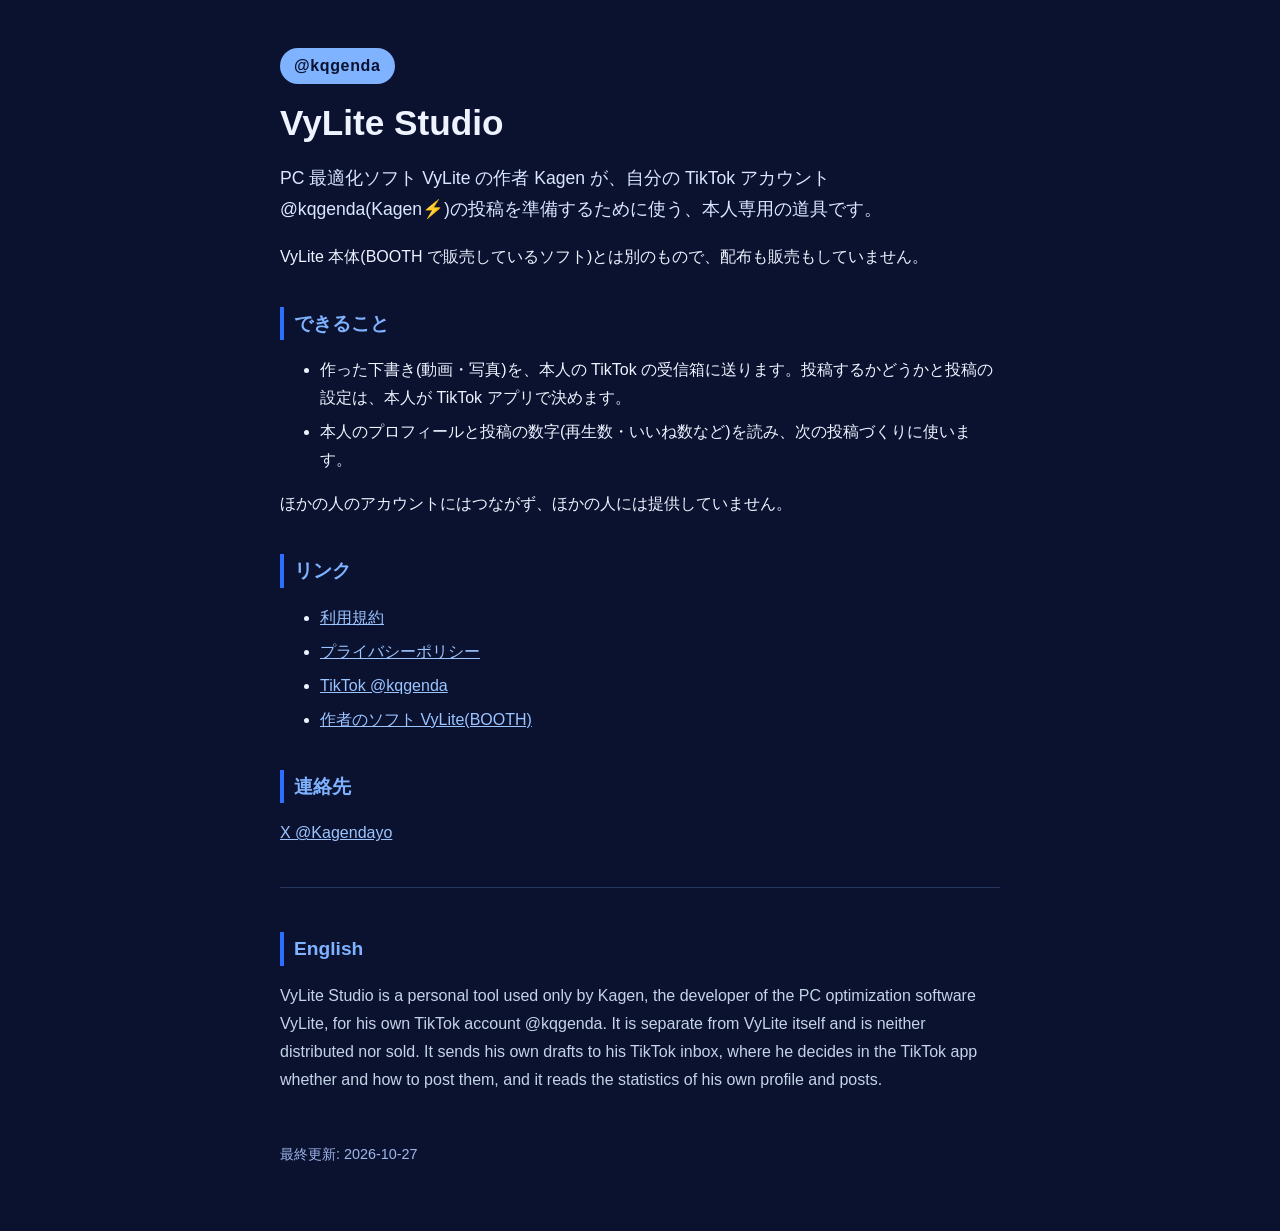
<file: index.html>
<!doctype html>
<html lang="ja">
<head>
<meta charset="utf-8">
<meta name="viewport" content="width=device-width, initial-scale=1">
<title>VyLite Studio</title>
<meta name="description" content="VyLite の作者 Kagen が TikTok の @kqgenda の投稿を準備するために使う、本人専用の道具">
<link rel="stylesheet" href="style.css">
</head>
<body>
<main>
<p class="label">@kqgenda</p>
<h1>VyLite Studio</h1>
<p class="lead">PC 最適化ソフト VyLite の作者 Kagen が、自分の TikTok アカウント @kqgenda(Kagen⚡️)の投稿を準備するために使う、本人専用の道具です。</p>
<p>VyLite 本体(BOOTH で販売しているソフト)とは別のもので、配布も販売もしていません。</p>

<h2>できること</h2>
<ul>
<li>作った下書き(動画・写真)を、本人の TikTok の受信箱に送ります。投稿するかどうかと投稿の設定は、本人が TikTok アプリで決めます。</li>
<li>本人のプロフィールと投稿の数字(再生数・いいね数など)を読み、次の投稿づくりに使います。</li>
</ul>
<p>ほかの人のアカウントにはつながず、ほかの人には提供していません。</p>

<h2>リンク</h2>
<ul>
<li><a href="terms.html">利用規約</a></li>
<li><a href="privacy.html">プライバシーポリシー</a></li>
<li><a href="https://www.tiktok.com/@kqgenda">TikTok @kqgenda</a></li>
<li><a href="https://vylite.booth.pm/">作者のソフト VyLite(BOOTH)</a></li>
</ul>

<h2>連絡先</h2>
<p><a href="https://x.com/Kagendayo">X @Kagendayo</a></p>

<section lang="en">
<h2>English</h2>
<p>VyLite Studio is a personal tool used only by Kagen, the developer of the PC optimization software VyLite, for his own TikTok account @kqgenda. It is separate from VyLite itself and is neither distributed nor sold. It sends his own drafts to his TikTok inbox, where he decides in the TikTok app whether and how to post them, and it reads the statistics of his own profile and posts.</p>
</section>

<footer>最終更新: 2026-10-27</footer>
</main>
</body>
</html>
</file>
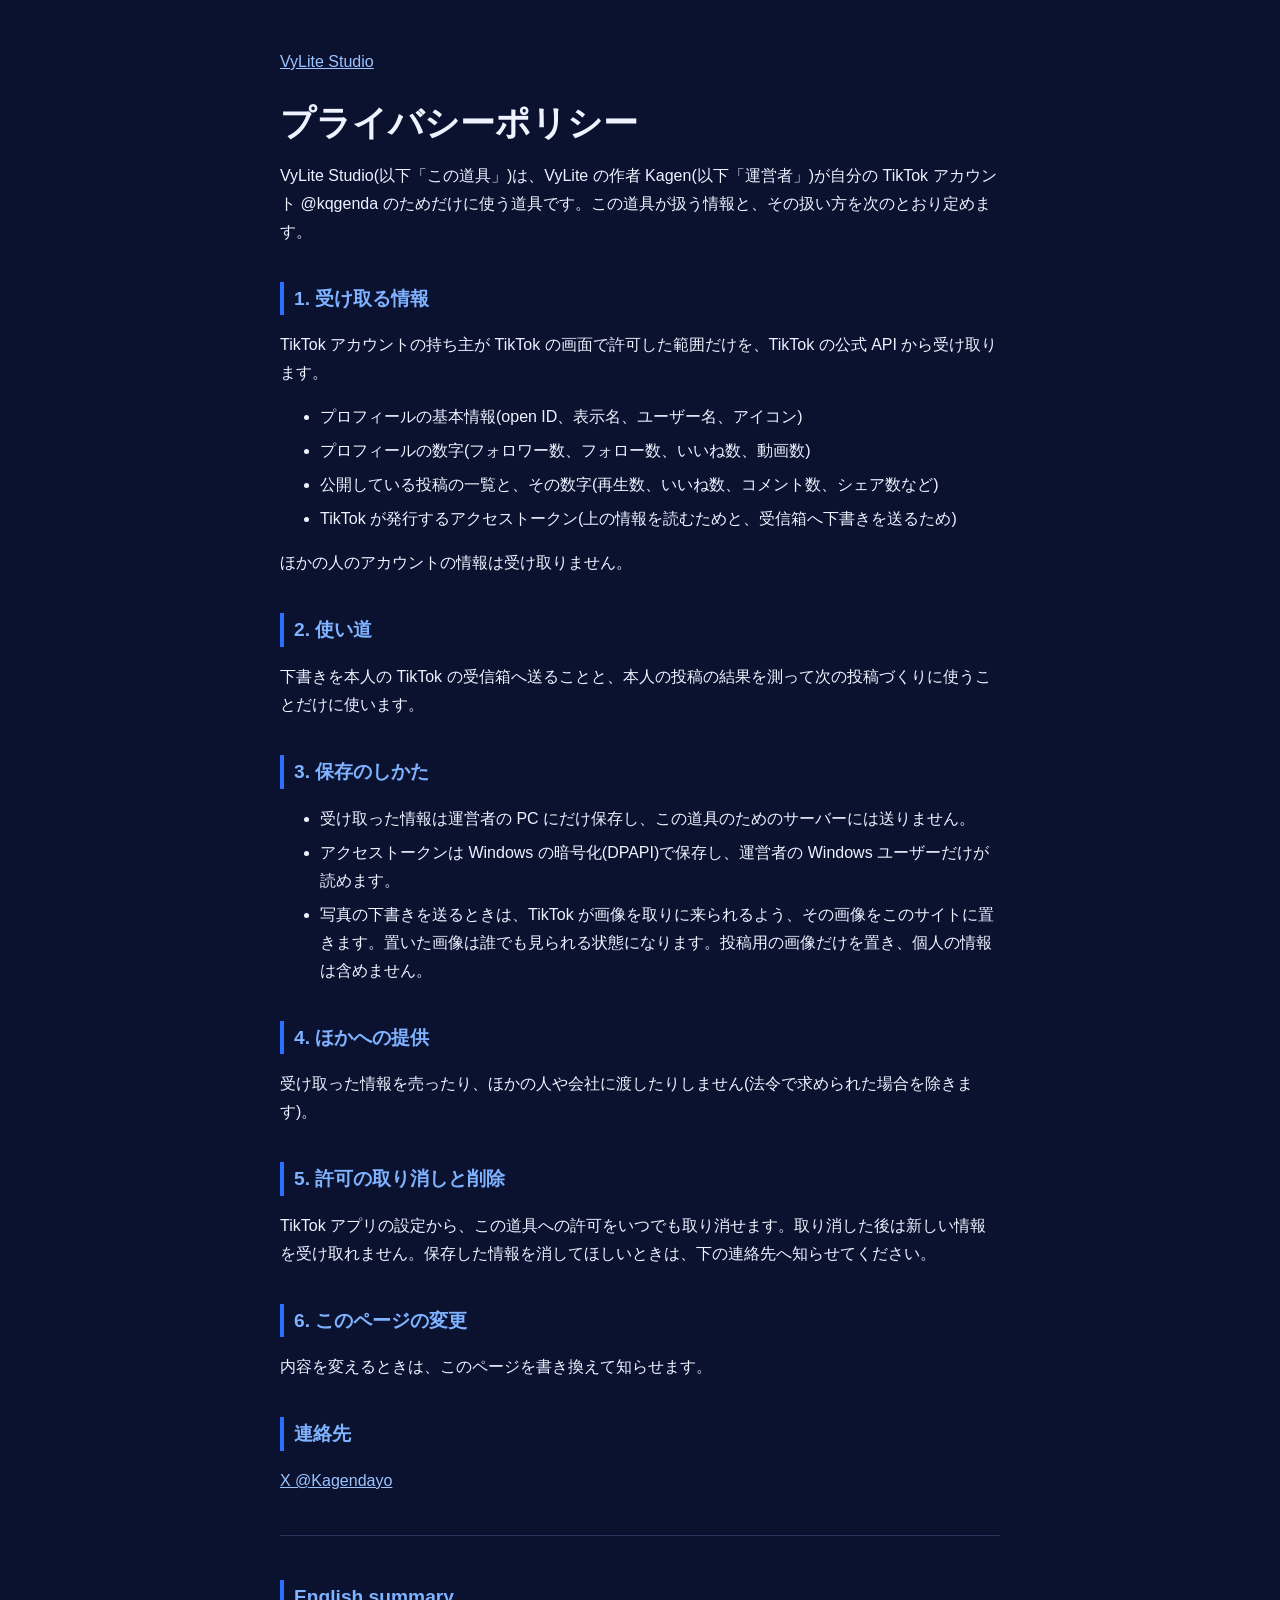
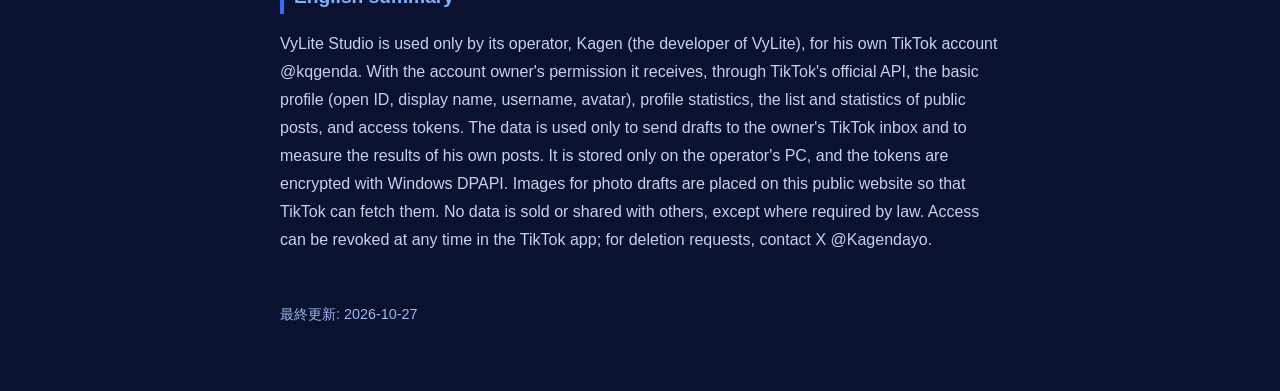
<file: privacy.html>
<!doctype html>
<html lang="ja">
<head>
<meta charset="utf-8">
<meta name="viewport" content="width=device-width, initial-scale=1">
<title>プライバシーポリシー | VyLite Studio</title>
<link rel="stylesheet" href="style.css">
</head>
<body>
<main>
<nav><a href="./">VyLite Studio</a></nav>
<h1>プライバシーポリシー</h1>
<p>VyLite Studio(以下「この道具」)は、VyLite の作者 Kagen(以下「運営者」)が自分の TikTok アカウント @kqgenda のためだけに使う道具です。この道具が扱う情報と、その扱い方を次のとおり定めます。</p>

<h2>1. 受け取る情報</h2>
<p>TikTok アカウントの持ち主が TikTok の画面で許可した範囲だけを、TikTok の公式 API から受け取ります。</p>
<ul>
<li>プロフィールの基本情報(open ID、表示名、ユーザー名、アイコン)</li>
<li>プロフィールの数字(フォロワー数、フォロー数、いいね数、動画数)</li>
<li>公開している投稿の一覧と、その数字(再生数、いいね数、コメント数、シェア数など)</li>
<li>TikTok が発行するアクセストークン(上の情報を読むためと、受信箱へ下書きを送るため)</li>
</ul>
<p>ほかの人のアカウントの情報は受け取りません。</p>

<h2>2. 使い道</h2>
<p>下書きを本人の TikTok の受信箱へ送ることと、本人の投稿の結果を測って次の投稿づくりに使うことだけに使います。</p>

<h2>3. 保存のしかた</h2>
<ul>
<li>受け取った情報は運営者の PC にだけ保存し、この道具のためのサーバーには送りません。</li>
<li>アクセストークンは Windows の暗号化(DPAPI)で保存し、運営者の Windows ユーザーだけが読めます。</li>
<li>写真の下書きを送るときは、TikTok が画像を取りに来られるよう、その画像をこのサイトに置きます。置いた画像は誰でも見られる状態になります。投稿用の画像だけを置き、個人の情報は含めません。</li>
</ul>

<h2>4. ほかへの提供</h2>
<p>受け取った情報を売ったり、ほかの人や会社に渡したりしません(法令で求められた場合を除きます)。</p>

<h2>5. 許可の取り消しと削除</h2>
<p>TikTok アプリの設定から、この道具への許可をいつでも取り消せます。取り消した後は新しい情報を受け取れません。保存した情報を消してほしいときは、下の連絡先へ知らせてください。</p>

<h2>6. このページの変更</h2>
<p>内容を変えるときは、このページを書き換えて知らせます。</p>

<h2>連絡先</h2>
<p><a href="https://x.com/Kagendayo">X @Kagendayo</a></p>

<section lang="en">
<h2>English summary</h2>
<p>VyLite Studio is used only by its operator, Kagen (the developer of VyLite), for his own TikTok account @kqgenda. With the account owner's permission it receives, through TikTok's official API, the basic profile (open ID, display name, username, avatar), profile statistics, the list and statistics of public posts, and access tokens. The data is used only to send drafts to the owner's TikTok inbox and to measure the results of his own posts. It is stored only on the operator's PC, and the tokens are encrypted with Windows DPAPI. Images for photo drafts are placed on this public website so that TikTok can fetch them. No data is sold or shared with others, except where required by law. Access can be revoked at any time in the TikTok app; for deletion requests, contact X @Kagendayo.</p>
</section>

<footer>最終更新: 2026-10-27</footer>
</main>
</body>
</html>
</file>
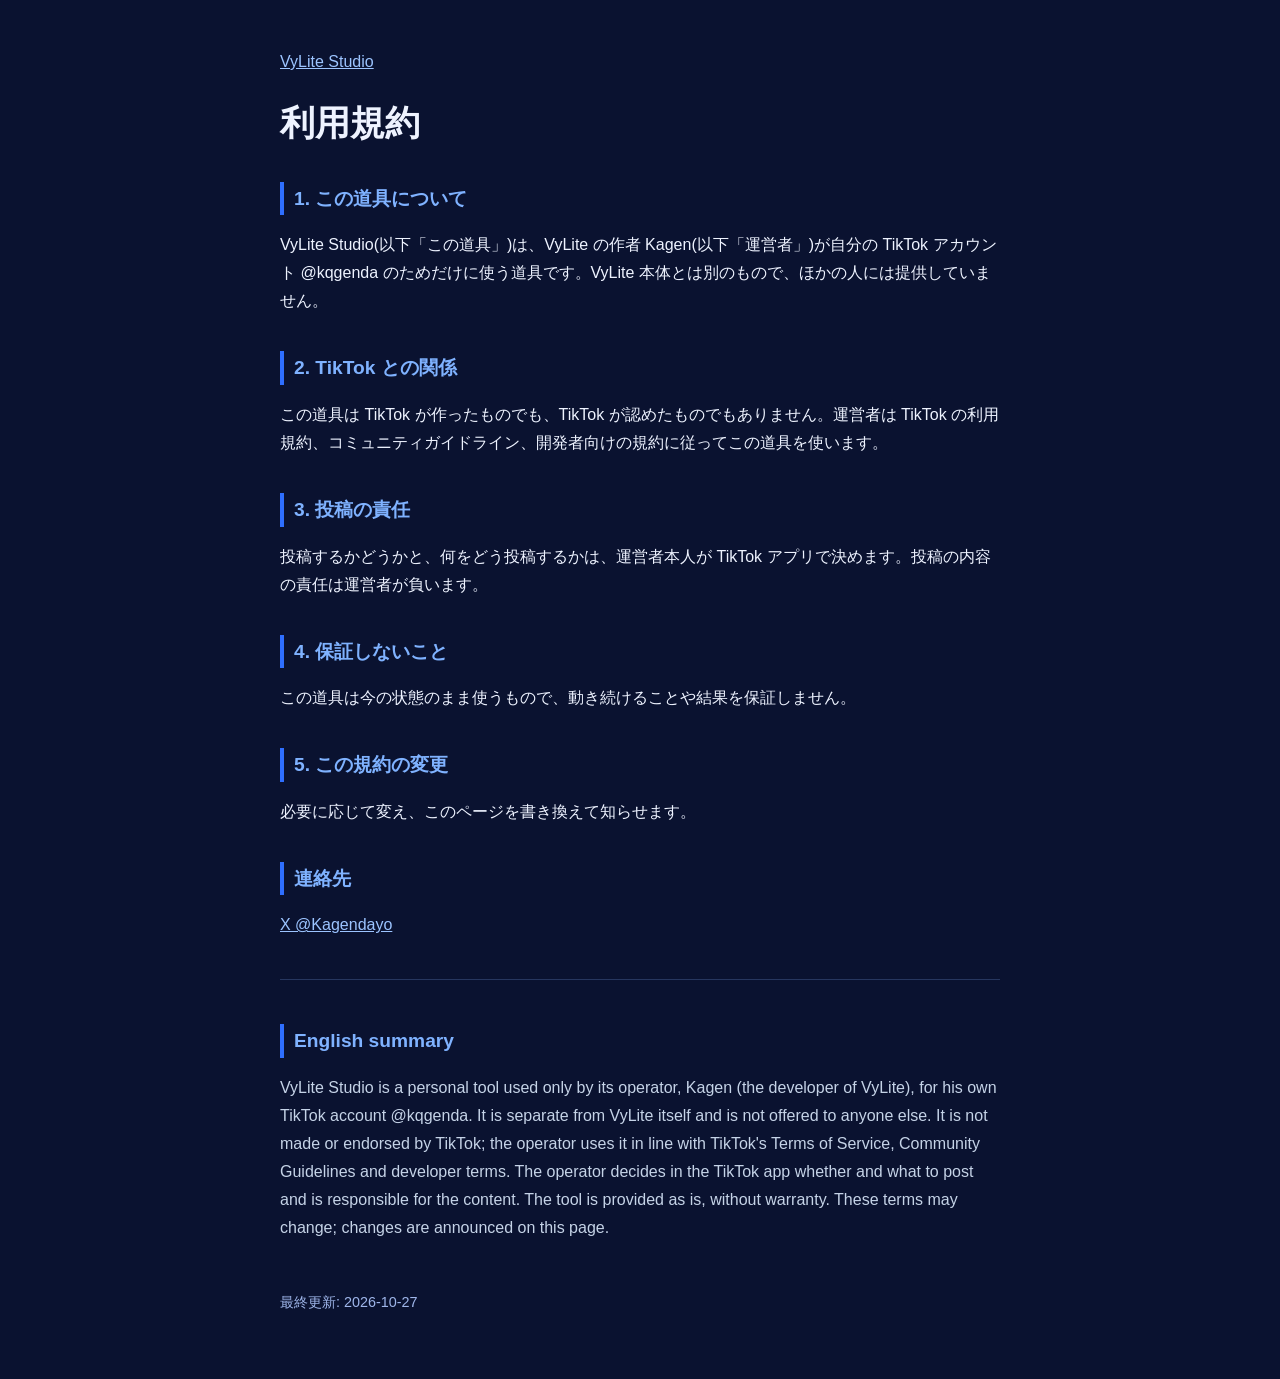
<file: terms.html>
<!doctype html>
<html lang="ja">
<head>
<meta charset="utf-8">
<meta name="viewport" content="width=device-width, initial-scale=1">
<title>利用規約 | VyLite Studio</title>
<link rel="stylesheet" href="style.css">
</head>
<body>
<main>
<nav><a href="./">VyLite Studio</a></nav>
<h1>利用規約</h1>

<h2>1. この道具について</h2>
<p>VyLite Studio(以下「この道具」)は、VyLite の作者 Kagen(以下「運営者」)が自分の TikTok アカウント @kqgenda のためだけに使う道具です。VyLite 本体とは別のもので、ほかの人には提供していません。</p>

<h2>2. TikTok との関係</h2>
<p>この道具は TikTok が作ったものでも、TikTok が認めたものでもありません。運営者は TikTok の利用規約、コミュニティガイドライン、開発者向けの規約に従ってこの道具を使います。</p>

<h2>3. 投稿の責任</h2>
<p>投稿するかどうかと、何をどう投稿するかは、運営者本人が TikTok アプリで決めます。投稿の内容の責任は運営者が負います。</p>

<h2>4. 保証しないこと</h2>
<p>この道具は今の状態のまま使うもので、動き続けることや結果を保証しません。</p>

<h2>5. この規約の変更</h2>
<p>必要に応じて変え、このページを書き換えて知らせます。</p>

<h2>連絡先</h2>
<p><a href="https://x.com/Kagendayo">X @Kagendayo</a></p>

<section lang="en">
<h2>English summary</h2>
<p>VyLite Studio is a personal tool used only by its operator, Kagen (the developer of VyLite), for his own TikTok account @kqgenda. It is separate from VyLite itself and is not offered to anyone else. It is not made or endorsed by TikTok; the operator uses it in line with TikTok's Terms of Service, Community Guidelines and developer terms. The operator decides in the TikTok app whether and what to post and is responsible for the content. The tool is provided as is, without warranty. These terms may change; changes are announced on this page.</p>
</section>

<footer>最終更新: 2026-10-27</footer>
</main>
</body>
</html>
</file>
<file: style.css>
:root { color-scheme: dark; }
* { box-sizing: border-box; }
body {
  margin: 0;
  background: #0a1230;
  color: #eef3ff;
  font-family: "BIZ UDPGothic", "Noto Sans JP", "Yu Gothic UI", "Meiryo", sans-serif;
  line-height: 1.75;
}
main { max-width: 760px; margin: 0 auto; padding: 48px 20px 64px; }
.label {
  display: inline-block;
  margin: 0;
  padding: 4px 14px;
  border-radius: 999px;
  background: #7fb2ff;
  color: #0a1230;
  font-weight: 700;
  letter-spacing: .04em;
}
h1 { margin: 16px 0 8px; font-size: 2.2rem; line-height: 1.3; }
h2 {
  margin: 36px 0 8px;
  padding-left: 10px;
  border-left: 4px solid #2f6fff;
  color: #7fb2ff;
  font-size: 1.2rem;
}
.lead { font-size: 1.1rem; color: #dbe7ff; }
a { color: #9cc4ff; }
a:focus-visible { outline: 3px solid #ffd166; outline-offset: 2px; }
li { margin: 6px 0; }
nav { margin-bottom: 24px; }
footer { margin-top: 48px; color: #9fb6ea; font-size: .9rem; }
section[lang="en"] { margin-top: 40px; padding-top: 8px; border-top: 1px solid #26365f; color: #c5d3e7; }
</file>
